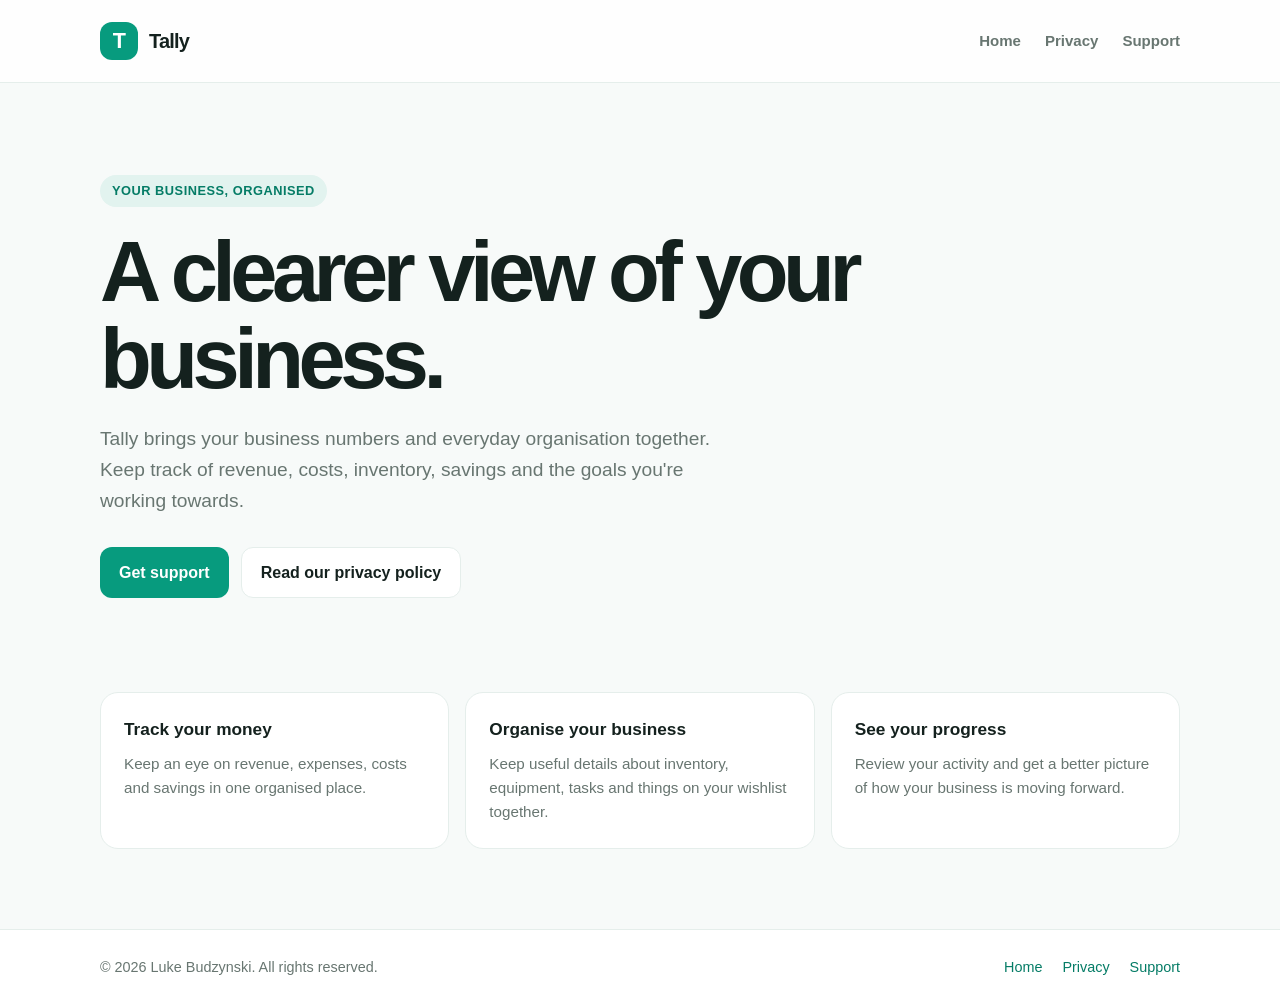
<file: index.html>
<!doctype html>
<html lang="en">
<head>
<meta charset="utf-8"><meta name="viewport" content="width=device-width,initial-scale=1">
<meta name="description" content="Tally helps you organise business finances, inventory, savings and everyday goals.">
<meta name="theme-color" content="#079b7e">
<title>Business organiser | Tally</title>
<link rel="stylesheet" href="style.css">
</head>
<body>
<header><div class="wrap nav">
<a class="brand" href="index.html"><span class="mark">T</span><span>Tally</span></a>
<nav class="links" aria-label="Main navigation"><a href="index.html">Home</a><a href="privacy.html">Privacy</a><a href="support.html">Support</a></nav>
</div></header>

<main class="wrap">
<section class="hero">
<span class="eyebrow">Your business, organised</span>
<h1>A clearer view of your business.</h1>
<p class="lead">Tally brings your business numbers and everyday organisation together. Keep track of revenue, costs, inventory, savings and the goals you're working towards.</p>
<div class="actions"><a class="btn" href="support.html">Get support</a><a class="btn secondary" href="privacy.html">Read our privacy policy</a></div>
</section>
<section class="features" aria-label="Tally features">
<article class="feature"><h2>Track your money</h2><p>Keep an eye on revenue, expenses, costs and savings in one organised place.</p></article>
<article class="feature"><h2>Organise your business</h2><p>Keep useful details about inventory, equipment, tasks and things on your wishlist together.</p></article>
<article class="feature"><h2>See your progress</h2><p>Review your activity and get a better picture of how your business is moving forward.</p></article>
</section>
</main>
<footer><div class="wrap foot"><span>© 2026 Luke Budzynski. All rights reserved.</span><nav class="footlinks"><a href="index.html">Home</a><a href="privacy.html">Privacy</a><a href="support.html">Support</a></nav></div></footer>
</body></html>
</file>
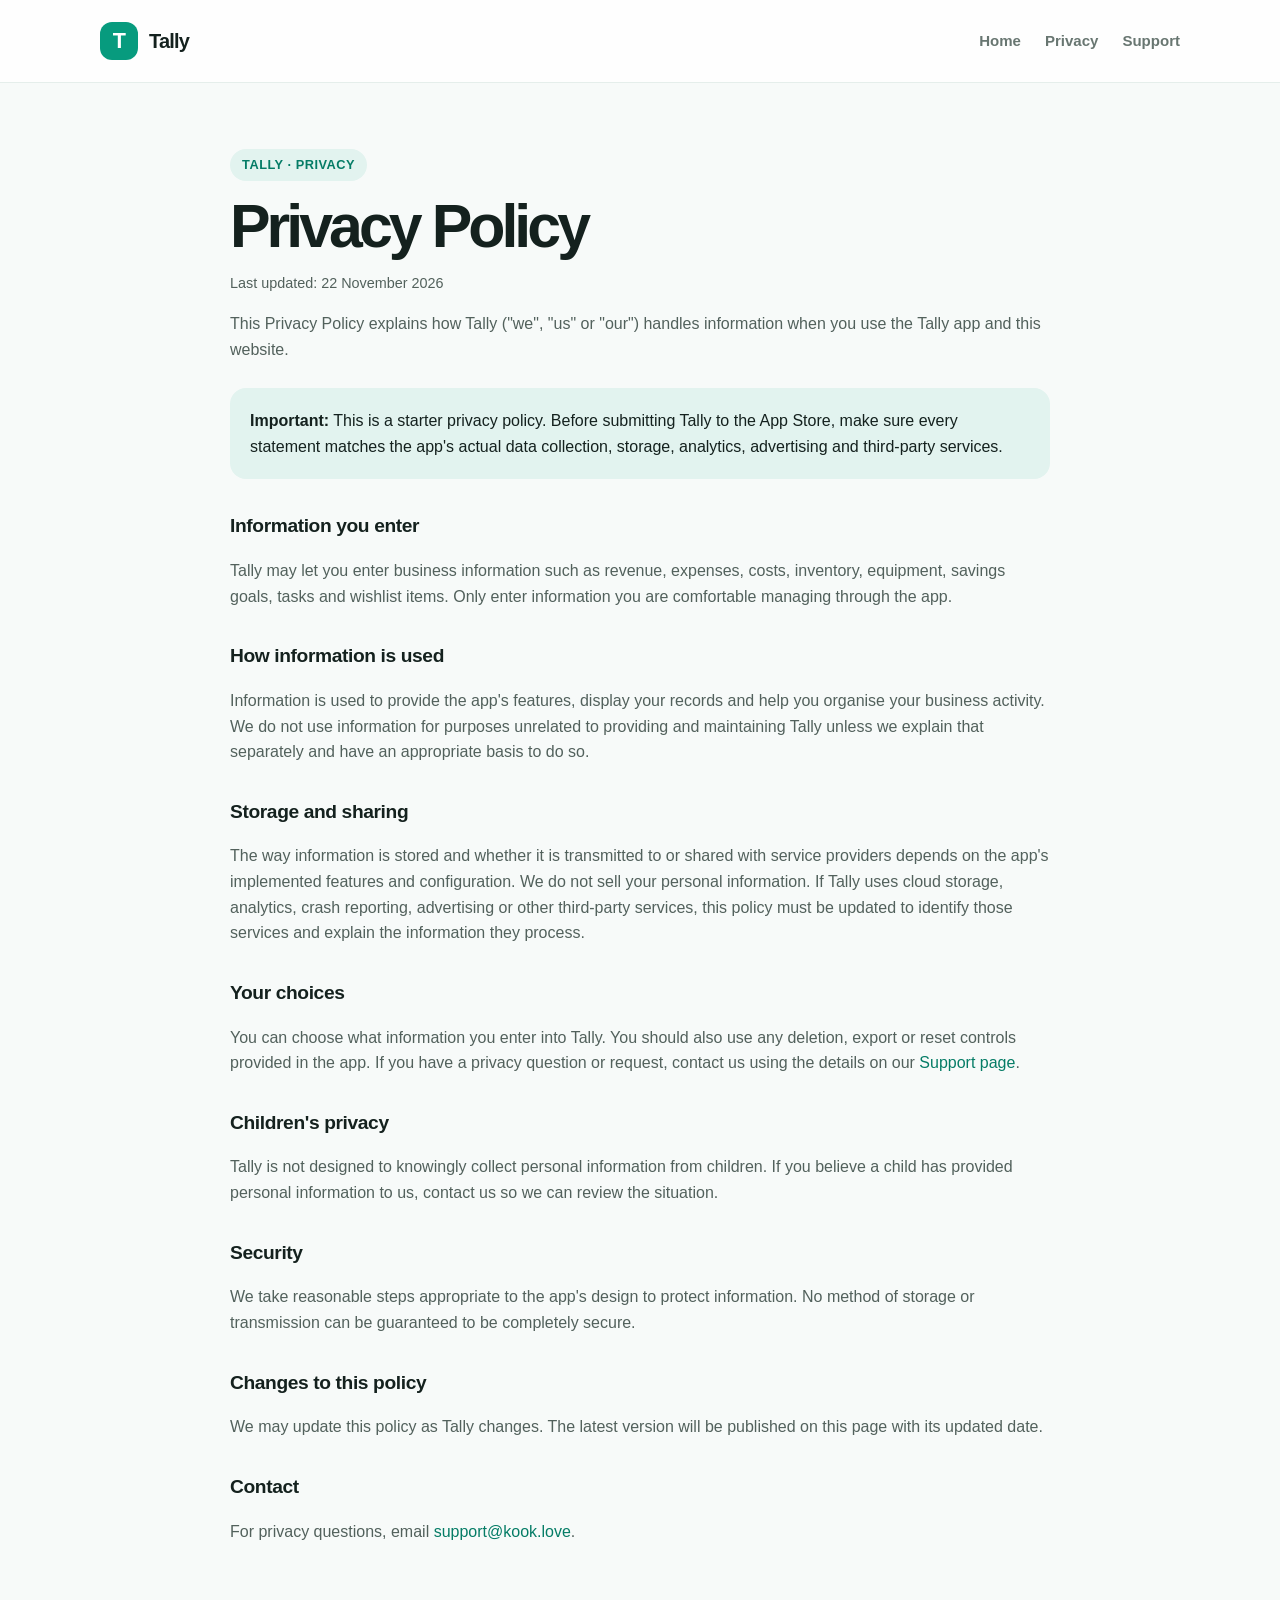
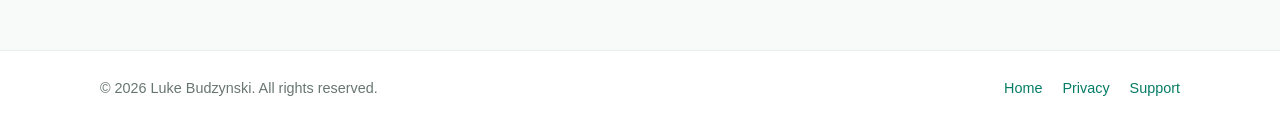
<file: privacy.html>
<!doctype html>
<html lang="en">
<head>
<meta charset="utf-8"><meta name="viewport" content="width=device-width,initial-scale=1">
<meta name="description" content="Read the Tally privacy policy.">
<meta name="theme-color" content="#079b7e">
<title>Privacy Policy | Tally</title>
<link rel="stylesheet" href="style.css">
</head>
<body>
<header><div class="wrap nav">
<a class="brand" href="index.html"><span class="mark">T</span><span>Tally</span></a>
<nav class="links" aria-label="Main navigation"><a href="index.html">Home</a><a href="privacy.html">Privacy</a><a href="support.html">Support</a></nav>
</div></header>

<main class="wrap document">
<span class="eyebrow">Tally · Privacy</span>
<h1>Privacy Policy</h1>
<p class="updated">Last updated: 22 November 2026</p>
<p>This Privacy Policy explains how Tally ("we", "us" or "our") handles information when you use the Tally app and this website.</p>
<div class="callout"><p><strong>Important:</strong> This is a starter privacy policy. Before submitting Tally to the App Store, make sure every statement matches the app's actual data collection, storage, analytics, advertising and third-party services.</p></div>
<h2>Information you enter</h2>
<p>Tally may let you enter business information such as revenue, expenses, costs, inventory, equipment, savings goals, tasks and wishlist items. Only enter information you are comfortable managing through the app.</p>
<h2>How information is used</h2>
<p>Information is used to provide the app's features, display your records and help you organise your business activity. We do not use information for purposes unrelated to providing and maintaining Tally unless we explain that separately and have an appropriate basis to do so.</p>
<h2>Storage and sharing</h2>
<p>The way information is stored and whether it is transmitted to or shared with service providers depends on the app's implemented features and configuration. We do not sell your personal information. If Tally uses cloud storage, analytics, crash reporting, advertising or other third-party services, this policy must be updated to identify those services and explain the information they process.</p>
<h2>Your choices</h2>
<p>You can choose what information you enter into Tally. You should also use any deletion, export or reset controls provided in the app. If you have a privacy question or request, contact us using the details on our <a href="support.html">Support page</a>.</p>
<h2>Children's privacy</h2>
<p>Tally is not designed to knowingly collect personal information from children. If you believe a child has provided personal information to us, contact us so we can review the situation.</p>
<h2>Security</h2>
<p>We take reasonable steps appropriate to the app's design to protect information. No method of storage or transmission can be guaranteed to be completely secure.</p>
<h2>Changes to this policy</h2>
<p>We may update this policy as Tally changes. The latest version will be published on this page with its updated date.</p>
<h2>Contact</h2>
<p>For privacy questions, email <a href="mailto:support@kook.love">support@kook.love</a>.</p>
</main>
<footer><div class="wrap foot"><span>© 2026 Luke Budzynski. All rights reserved.</span><nav class="footlinks"><a href="index.html">Home</a><a href="privacy.html">Privacy</a><a href="support.html">Support</a></nav></div></footer>
</body></html>
</file>
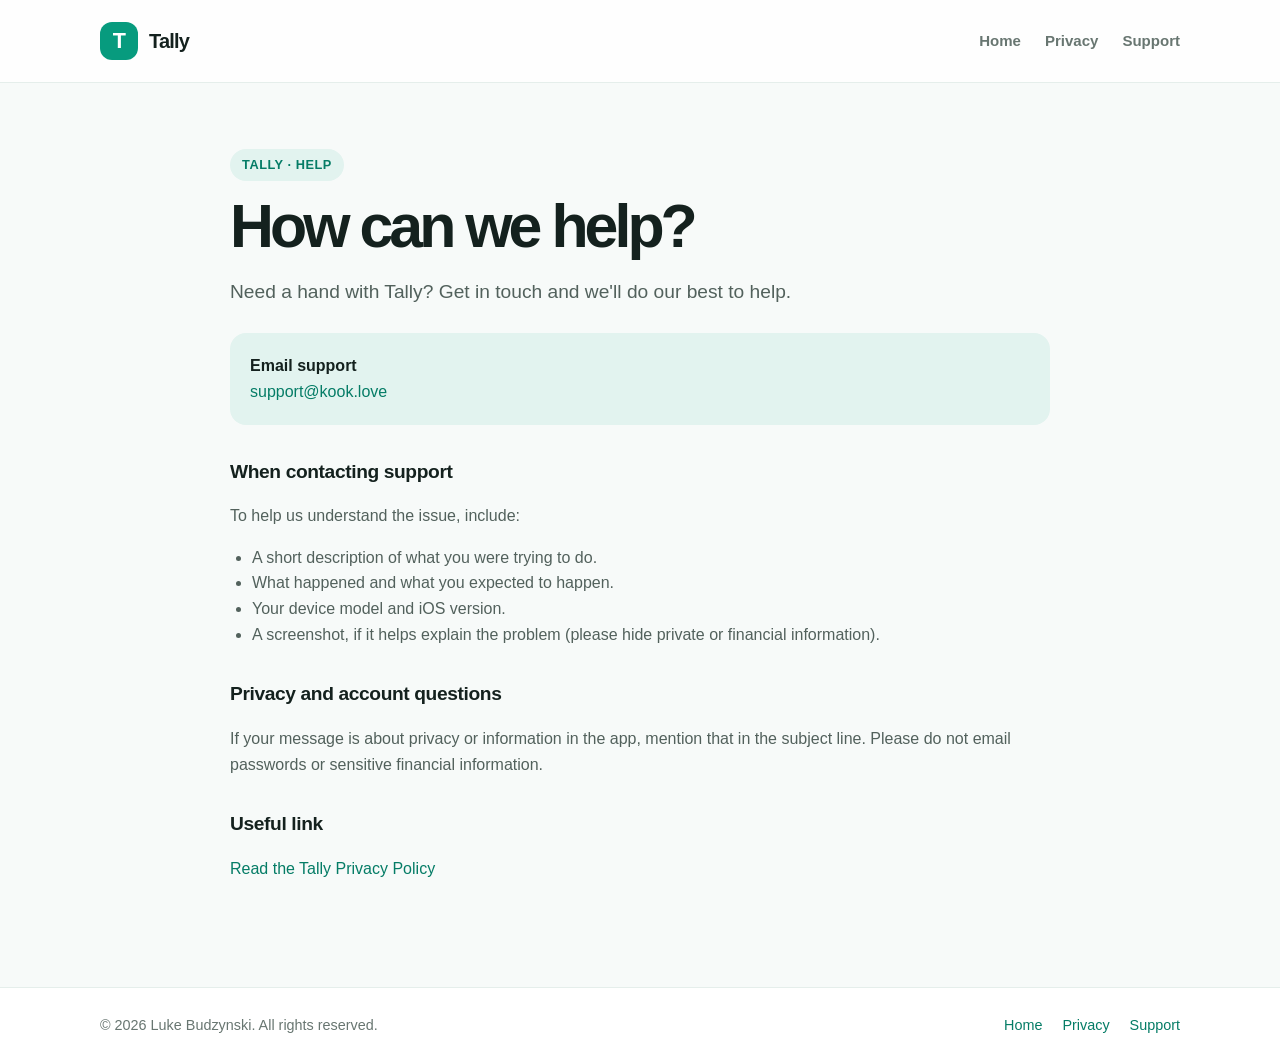
<file: support.html>
<!doctype html>
<html lang="en">
<head>
<meta charset="utf-8"><meta name="viewport" content="width=device-width,initial-scale=1">
<meta name="description" content="Get help with the Tally app.">
<meta name="theme-color" content="#079b7e">
<title>Support | Tally</title>
<link rel="stylesheet" href="style.css">
</head>
<body>
<header><div class="wrap nav">
<a class="brand" href="index.html"><span class="mark">T</span><span>Tally</span></a>
<nav class="links" aria-label="Main navigation"><a href="index.html">Home</a><a href="privacy.html">Privacy</a><a href="support.html">Support</a></nav>
</div></header>

<main class="wrap document">
<span class="eyebrow">Tally · Help</span>
<h1>How can we help?</h1>
<p class="lead">Need a hand with Tally? Get in touch and we'll do our best to help.</p>
<div class="callout"><p><strong>Email support</strong><br><a href="mailto:support@kook.love">support@kook.love</a></p></div>
<h2>When contacting support</h2>
<p>To help us understand the issue, include:</p>
<ul><li>A short description of what you were trying to do.</li><li>What happened and what you expected to happen.</li><li>Your device model and iOS version.</li><li>A screenshot, if it helps explain the problem (please hide private or financial information).</li></ul>
<h2>Privacy and account questions</h2>
<p>If your message is about privacy or information in the app, mention that in the subject line. Please do not email passwords or sensitive financial information.</p>
<h2>Useful link</h2>
<p><a href="privacy.html">Read the Tally Privacy Policy</a></p>
</main>
<footer><div class="wrap foot"><span>© 2026 Luke Budzynski. All rights reserved.</span><nav class="footlinks"><a href="index.html">Home</a><a href="privacy.html">Privacy</a><a href="support.html">Support</a></nav></div></footer>
</body></html>
</file>
<file: style.css>
:root{--green:#079b7e;--green-dark:#057c66;--mint:#e2f3ef;--ink:#14211e;--muted:#687671;--bg:#f7faf9;--line:#e5eeeb}
*{box-sizing:border-box}html{scroll-behavior:smooth}body{margin:0;background:var(--bg);color:var(--ink);font-family:-apple-system,BlinkMacSystemFont,"Segoe UI",Inter,Roboto,Helvetica,Arial,sans-serif;line-height:1.6}
a{color:var(--green-dark);text-decoration:none}a:hover{text-decoration:underline}
.wrap{width:min(1080px,calc(100% - 40px));margin:auto}
header{padding:22px 0;border-bottom:1px solid var(--line);background:rgba(255,255,255,.86)}
.nav{display:flex;align-items:center;justify-content:space-between;gap:20px}.brand{display:flex;align-items:center;gap:11px;color:var(--ink);font-weight:800;font-size:1.25rem;letter-spacing:-.04em}.mark{width:38px;height:38px;border-radius:12px;background:var(--green);color:#fff;display:grid;place-items:center;font-weight:900;font-size:1.35rem}.links{display:flex;gap:24px;font-size:.94rem;font-weight:600}.links a{color:var(--muted)}
.hero{padding:92px 0 76px}.eyebrow{display:inline-block;padding:6px 12px;border-radius:999px;background:var(--mint);color:var(--green-dark);font-size:.8rem;font-weight:750;letter-spacing:.04em;text-transform:uppercase}
h1{font-size:clamp(2.7rem,7vw,5.3rem);line-height:1.02;letter-spacing:-.065em;max-width:780px;margin:22px 0}.lead{font-size:1.2rem;color:var(--muted);max-width:650px}
.actions{display:flex;gap:12px;flex-wrap:wrap;margin-top:30px}.btn{display:inline-flex;align-items:center;justify-content:center;padding:12px 19px;border-radius:12px;font-weight:750;background:var(--green);color:#fff}.btn:hover{background:var(--green-dark);text-decoration:none}.btn.secondary{background:#fff;color:var(--ink);border:1px solid var(--line)}
.features{display:grid;grid-template-columns:repeat(3,1fr);gap:16px;padding:18px 0 80px}.feature{background:#fff;border:1px solid var(--line);border-radius:18px;padding:23px}.feature h2{font-size:1.08rem;margin:0 0 8px}.feature p{margin:0;color:var(--muted);font-size:.95rem}
main.document{padding:66px 0 90px;max-width:820px}.document h1{font-size:clamp(2.4rem,6vw,3.8rem);margin:14px 0}.updated{color:var(--muted);font-size:.9rem}.document h2{font-size:1.2rem;margin:32px 0 8px;letter-spacing:-.02em}.document p,.document li{color:#52615c}.document ul{padding-left:22px}
.callout{background:var(--mint);border-radius:16px;padding:20px;margin:26px 0}.callout p{margin:0;color:var(--ink)}
footer{border-top:1px solid var(--line);padding:26px 0;color:var(--muted);font-size:.9rem;background:#fff}.foot{display:flex;justify-content:space-between;gap:20px;flex-wrap:wrap}.footlinks{display:flex;gap:20px}
@media(max-width:700px){.hero{padding:65px 0 48px}.features{grid-template-columns:1fr;padding-bottom:55px}.links{gap:13px;font-size:.86rem}.nav{align-items:flex-start}.brand{font-size:1.1rem}.wrap{width:min(100% - 32px,1080px)}}
</file>
